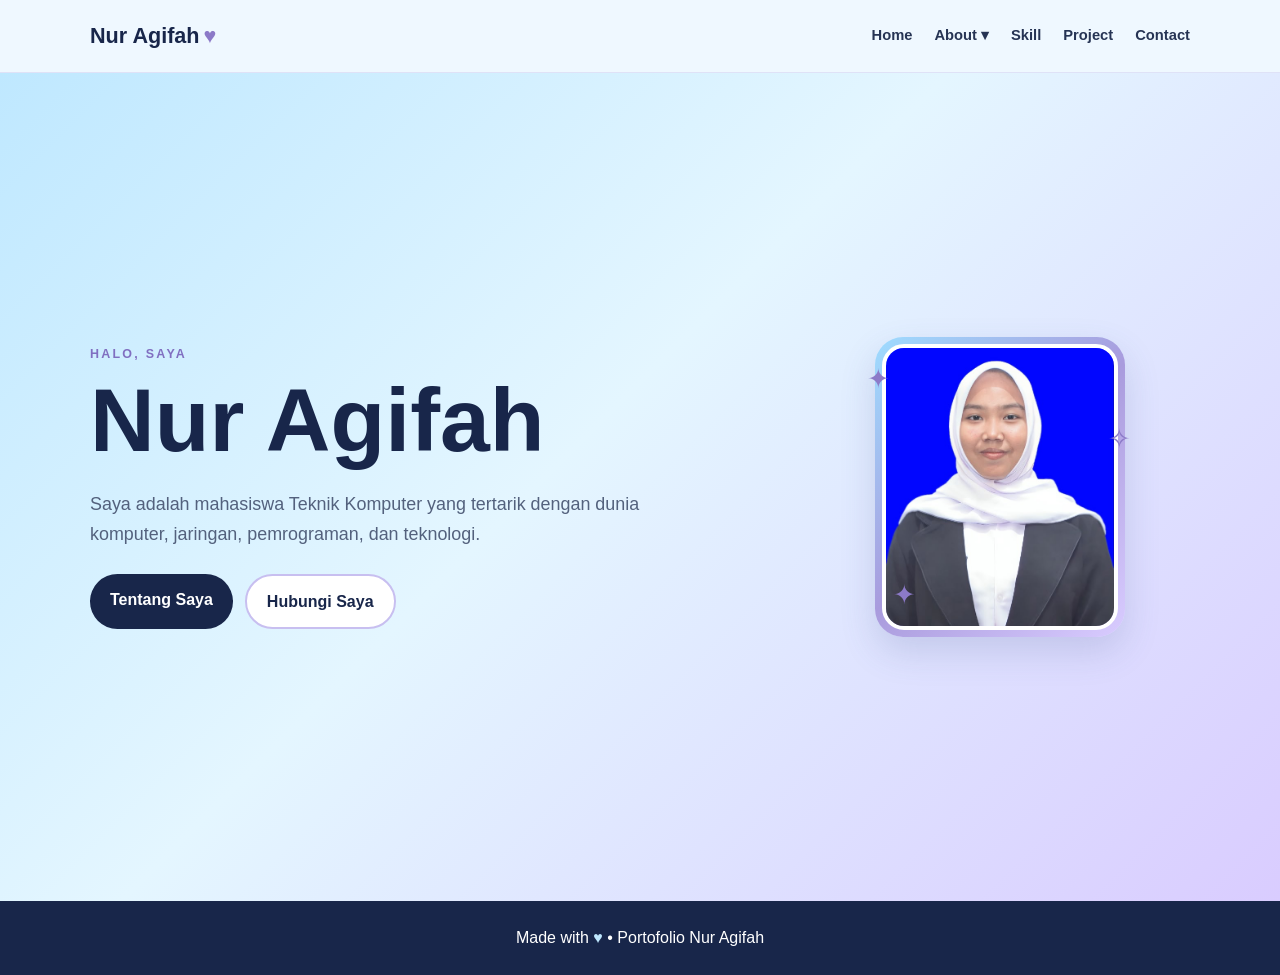
<file: index.html>
<!DOCTYPE html>
<html lang="id">

<head>

    <meta charset="UTF-8">

    <meta name="viewport"
          content="width=device-width, initial-scale=1.0">

    <title>Home | Nur Agifah</title>

    <meta name="description"
          content="Portfolio Nur Agifah - Mahasiswa Teknik Komputer">

    <link rel="stylesheet" href="css/reset.css">
    <link rel="stylesheet" href="css/variables.css">
    <link rel="stylesheet" href="css/components.css">
    <link rel="stylesheet" href="css/animations.css">

</head>

<body>

<!-- ==================================================
     NAVBAR
================================================== -->

<header class="navbar">

    <div class="container nav-inner">

        <a class="brand" href="index.html">
            Nur Agifah<span>♥</span>
        </a>

        <nav class="nav-menu">

            <!-- HOME -->
            <a href="index.html">
                Home
            </a>

            <!-- ABOUT DROPDOWN -->
            <div class="dropdown">

                <button
                    type="button"
                    class="dropdown-btn"
                >
                    About ▾
                </button>

                <div class="dropdown-menu">

                    <a href="about.html#profil">
                        Profil
                    </a>

                    <a href="about.html#pendidikan">
                        Pendidikan
                    </a>

                </div>

            </div>

            <!-- SKILL -->
            <a href="skill.html">
                Skill
            </a>

            <!-- PROJECT -->
            <a href="project.html">
                Project
            </a>

            <!-- CONTACT -->
            <a href="contact.html">
                Contact
            </a>

        </nav>

    </div>

</header>


<!-- ==================================================
     HOME
================================================== -->

<main>

    <section class="hero">

        <div class="container">

            <div class="hero-grid">

                <!-- FOTO PROFIL -->

                <div class="hero-card reveal">

                    <!-- Hiasan -->
                    <div class="sparkle s1">
                        ✦
                    </div>

                    <div class="sparkle s2">
                        ✧
                    </div>

                    <div class="sparkle s3">
                        ✦
                    </div>

                    <!-- Foto -->
                    <div class="profile-photo">

                        <img
                            src="img/Foto.jpeg"
                            alt="Foto Nur Agifah"
                        >

                    </div>

                </div>


                <!-- TEKS HOME -->

                <div class="reveal">

                    <p class="eyebrow">
                        HALO, SAYA
                    </p>

                    <h1>
                        Nur Agifah
                    </h1>

                    <p class="lead">

                        Saya adalah mahasiswa Teknik Komputer
                        yang tertarik dengan dunia komputer,
                        jaringan, pemrograman, dan teknologi.

                    </p>


                    <!-- Tombol -->

                    <div class="hero-actions">

                        <a
                            href="about.html"
                            class="btn btn-primary"
                        >
                            Tentang Saya
                        </a>

                        <a
                            href="contact.html"
                            class="btn btn-secondary"
                        >
                            Hubungi Saya
                        </a>

                    </div>

                </div>

            </div>

        </div>

    </section>

</main>


<!-- ==================================================
     FOOTER
================================================== -->

<footer>

    <div class="container">

        Made with <span>♥</span>
        • Portofolio Nur Agifah

    </div>

</footer>

<!-- ==================================================
     TOMBOL KEMBALI KE ATAS
================================================== -->

<button
    type="button"
    id="backToTop"
    aria-label="Kembali ke atas"
>
    ↑
</button>
<!-- ==================================================
     JAVASCRIPT
================================================== -->

<script src="js/script.js"></script>

</body>

</html>
</file>
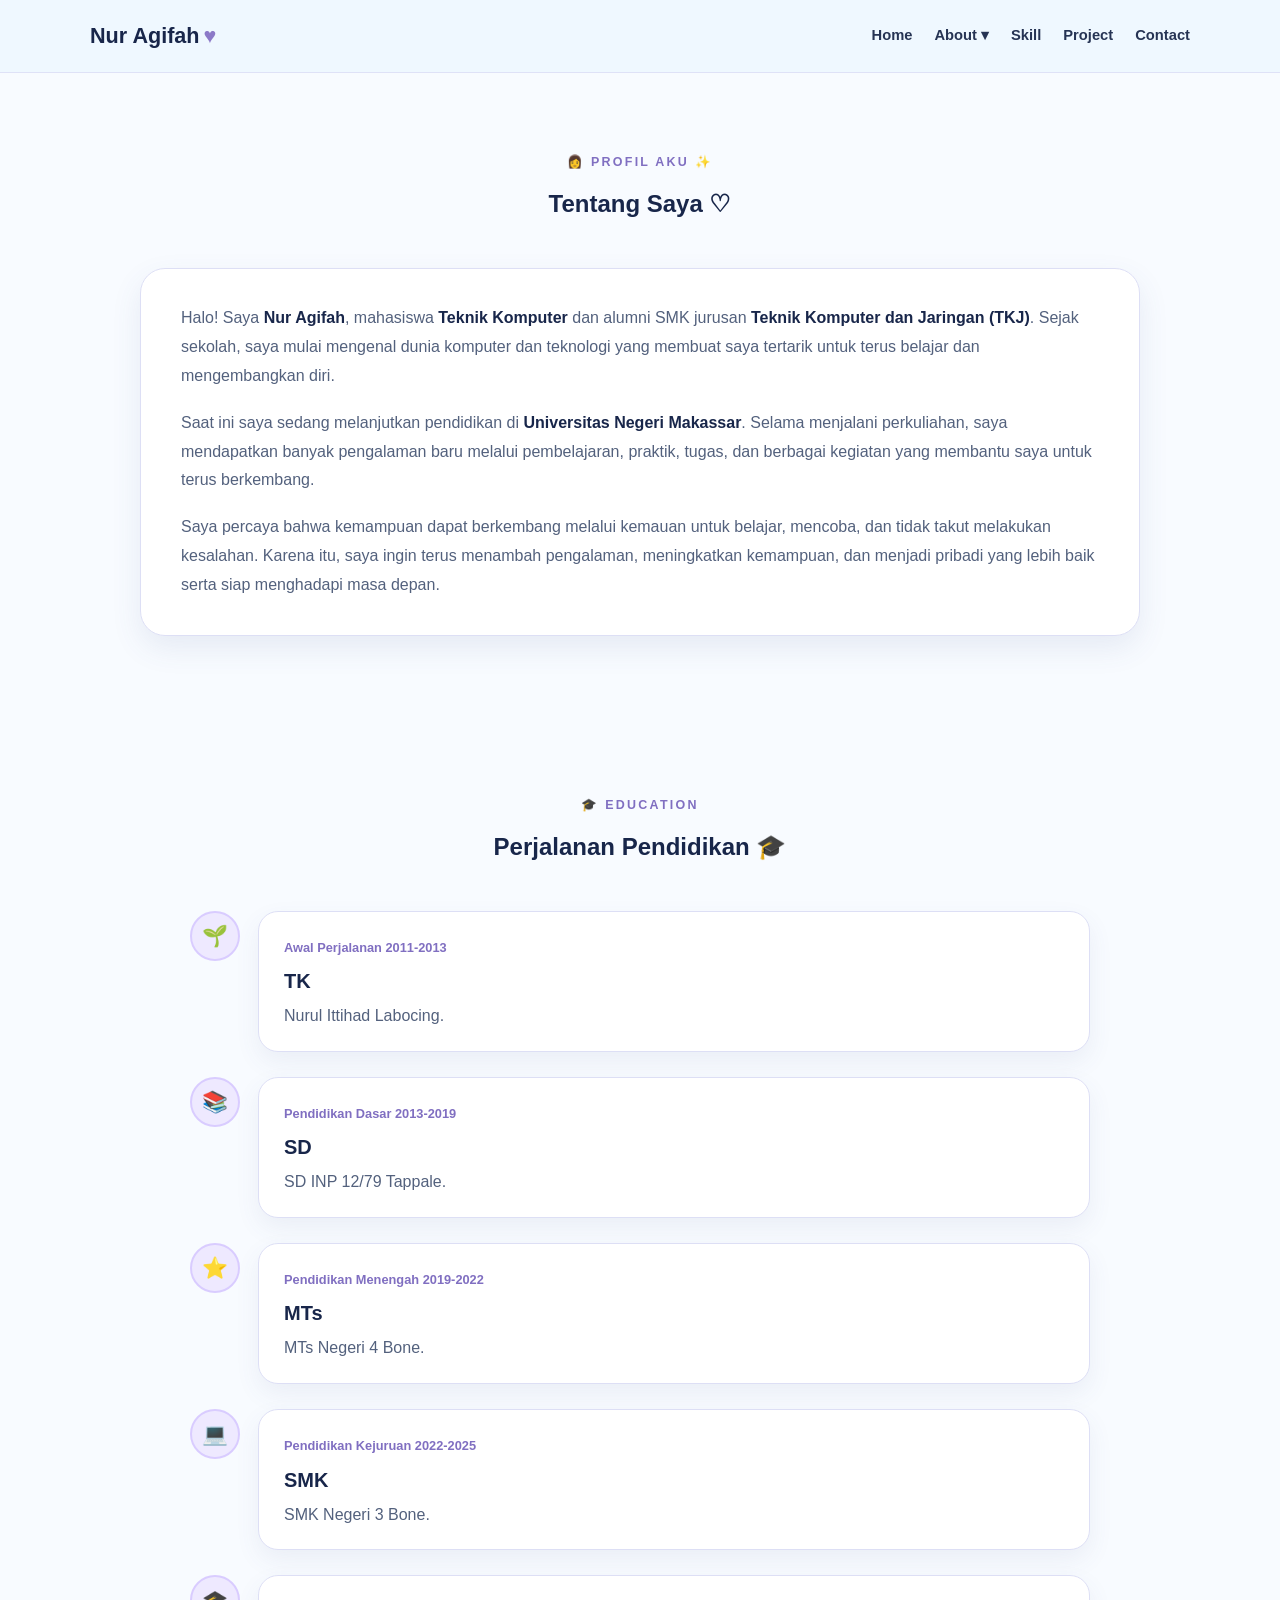
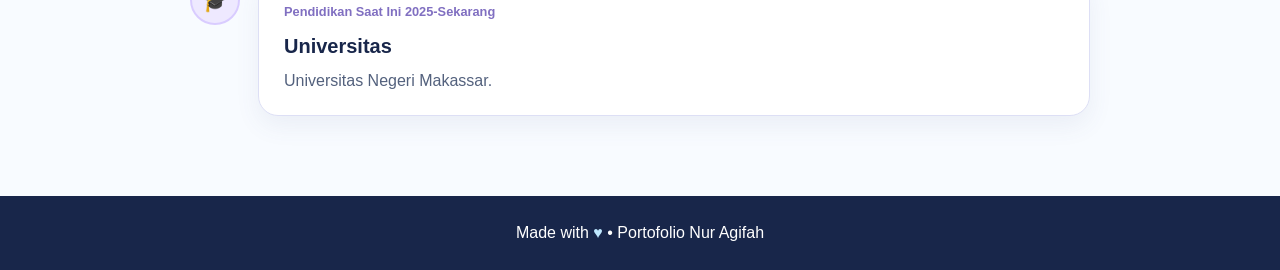
<file: about.html>
<!DOCTYPE html>
<html lang="id">

<head>

  <meta charset="UTF-8">

  <meta name="viewport"
        content="width=device-width, initial-scale=1.0">

  <title>About Me | Nur Agifah</title>

  <meta
    name="description"
    content="Tentang Nur Agifah, profil, pendidikan, dan kemampuan."
  >

  <link rel="stylesheet" href="css/reset.css">
  <link rel="stylesheet" href="css/variables.css">
  <link rel="stylesheet" href="css/components.css">
  <link rel="stylesheet" href="css/animations.css">

</head>


<body>


<!-- ==================================================
     NAVBAR
================================================== -->

<header class="navbar">

  <div class="container nav-inner">

    <!-- BRAND -->

    <a class="brand" href="index.html">
      Nur Agifah<span>♥</span>
    </a>


    <!-- NAVIGATION -->

    <nav class="nav-menu">

      <a href="index.html">
        Home
      </a>


      <!-- ABOUT DROPDOWN -->

      <div class="dropdown">

        <button
          type="button"
          class="dropdown-btn"
        >
          About ▾
        </button>

        <div class="dropdown-menu">

          <a href="about.html#profil">
            Profil
          </a>

          <a href="about.html#pendidikan">
            Pendidikan
          </a>

        </div>

      </div>


      <!-- SKILL -->

      <a href="skill.html#skills">
        Skill
      </a>


      <!-- PROJECT -->

      <a href="project.html">
        Project
      </a>


      <!-- CONTACT -->

      <a href="contact.html">
        Contact
      </a>

    </nav>

  </div>

</header>



<!-- ==================================================
     PROFIL AKU
================================================== -->

<section
  id="profil"
  class="profile-section"
>

  <div class="container">

    <div class="section-heading center reveal">

      <p class="eyebrow">
        👩 PROFIL AKU ✨
      </p>

      <h1>
        Tentang Saya ♡
      </h1>

    </div>


    <div class="profile-card reveal">


      <!-- PERKENALAN -->

      <p>

        Halo! Saya <strong>Nur Agifah</strong>, mahasiswa
        <strong>Teknik Komputer</strong> dan alumni SMK jurusan
        <strong>Teknik Komputer dan Jaringan (TKJ)</strong>.
        Sejak sekolah, saya mulai mengenal dunia komputer dan
        teknologi yang membuat saya tertarik untuk terus belajar
        dan mengembangkan diri.

      </p>


      <p>

        Saat ini saya sedang melanjutkan pendidikan di
        <strong>Universitas Negeri Makassar</strong>. Selama
        menjalani perkuliahan, saya mendapatkan banyak pengalaman
        baru melalui pembelajaran, praktik, tugas, dan berbagai
        kegiatan yang membantu saya untuk terus berkembang.

      </p>


      <p>

        Saya percaya bahwa kemampuan dapat berkembang melalui
        kemauan untuk belajar, mencoba, dan tidak takut melakukan
        kesalahan. Karena itu, saya ingin terus menambah pengalaman,
        meningkatkan kemampuan, dan menjadi pribadi yang lebih baik
        serta siap menghadapi masa depan.

      </p>


    </div>

  </div>

</section>



<!-- ==================================================
     PENDIDIKAN
================================================== -->

<section
  id="pendidikan"
  class="section"
>

  <div class="container">

    <div class="section-heading center reveal">

      <p class="eyebrow">
        🎓 EDUCATION
      </p>

      <h2>
        Perjalanan Pendidikan 🎓
      </h2>

    </div>


    <div class="timeline">


      <!-- ================= TK ================= -->

      <article class="timeline-item reveal">

        <div class="dot">
          🌱
        </div>

        <div class="card">

          <span class="period">
            Awal Perjalanan 2011-2013
          </span>

          <h3>
            TK
          </h3>

          <p>
            Nurul Ittihad Labocing.
          </p>

        </div>

      </article>



      <!-- ================= SD ================= -->

      <article class="timeline-item reveal">

        <div class="dot">
          📚
        </div>

        <div class="card">

          <span class="period">
            Pendidikan Dasar 2013-2019
          </span>

          <h3>
            SD
          </h3>

          <p>
            SD INP 12/79 Tappale.
          </p>

        </div>

      </article>



      <!-- ================= MTS ================= -->

      <article class="timeline-item reveal">

        <div class="dot">
          ⭐
        </div>

        <div class="card">

          <span class="period">
            Pendidikan Menengah 2019-2022
          </span>

          <h3>
            MTs
          </h3>

          <p>
            MTs Negeri 4 Bone.
          </p>

        </div>

      </article>



      <!-- ================= SMK ================= -->

      <article class="timeline-item reveal">

        <div class="dot">
          💻
        </div>

        <div class="card">

          <span class="period">
            Pendidikan Kejuruan 2022-2025
          </span>

          <h3>
            SMK
          </h3>

          <p>
            SMK Negeri 3 Bone.
          </p>

        </div>

      </article>



      <!-- ================= UNIVERSITAS ================= -->

      <article class="timeline-item reveal">

        <div class="dot">
          🎓
        </div>

        <div class="card">

          <span class="period">
            Pendidikan Saat Ini 2025-Sekarang
          </span>

          <h3>
            Universitas
          </h3>

          <p>
            Universitas Negeri Makassar.
          </p>

        </div>

      </article>


    </div>

  </div>

</section>



<!-- ==================================================
     FOOTER
================================================== -->

<footer>

  <div class="container">

    Made with
    <span>♥</span>
    • Portofolio Nur Agifah

  </div>

</footer>



<!-- ==================================================
     JAVASCRIPT
================================================== -->

<script src="js/script.js"></script>


</body>

</html>
</file>
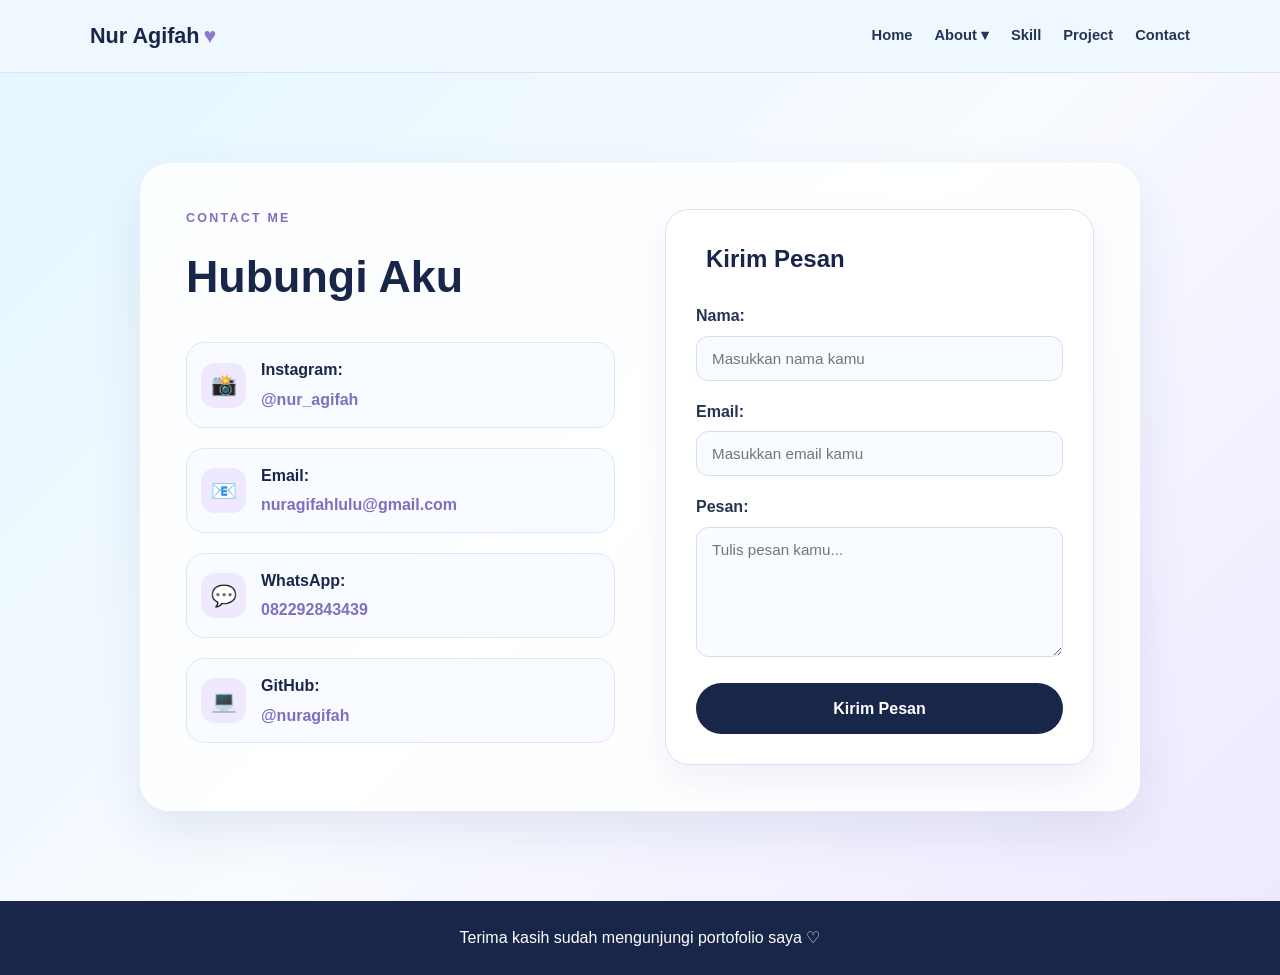
<file: contact.html>
<!DOCTYPE html>
<html lang="id">

<head>

  <meta charset="UTF-8">

  <meta name="viewport"
        content="width=device-width, initial-scale=1.0">

  <title>Contact Me | Nur Agifah</title>

  <link rel="stylesheet" href="css/reset.css">
  <link rel="stylesheet" href="css/variables.css">
  <link rel="stylesheet" href="css/components.css">
  <link rel="stylesheet" href="css/animations.css">

</head>

<body>

<!-- ================= NAVBAR ================= -->

<header class="navbar">

  <div class="container nav-inner">

    <a class="brand" href="index.html">
      Nur Agifah<span>♥</span>
    </a>

    <nav class="nav-menu">

      <!-- HOME -->

      <a href="index.html">
        Home
      </a>


      <!-- ABOUT DROPDOWN -->

      <div class="dropdown">

        <button
          type="button"
          class="dropdown-btn"
        >
          About ▾
        </button>

        <div class="dropdown-menu">

          <a href="about.html#profil">
            Profil
          </a>

          <a href="about.html#pendidikan">
            Pendidikan
          </a>

        </div>

      </div>


      <!-- SKILL -->

      <a href="skill.html">
        Skill
      </a>


      <!-- PROJECT -->

      <a href="project.html">
        Project
      </a>


      <!-- CONTACT -->

      <a href="contact.html">
        Contact
      </a>

    </nav>

  </div>

</header>


<!-- ================= CONTACT ================= -->

<main>

  <section class="contact-section">

    <div class="container">

      <div class="contact-card reveal">


        <!-- ================= INFO KONTAK ================= -->

        <div class="contact-info">

          <p class="eyebrow">
            CONTACT ME
          </p>

          <h1>
            Hubungi Aku
          </h1>

          <p class="contact-description">
          </p>


          <div class="contact-detail">


            <!-- INSTAGRAM -->

            <div class="contact-item">

              <div class="contact-icon">
                📸
              </div>

              <div>

                <h3>
                  Instagram:
                </h3>

                <a
                  href="https://instagram.com/nur_agifah"
                  target="_blank"
                  rel="noopener"
                >
                  @nur_agifah
                </a>

              </div>

            </div>


            <!-- EMAIL -->

            <div class="contact-item">

              <div class="contact-icon">
                📧
              </div>

              <div>

                <h3>
                  Email:
                </h3>

                <a href="mailto:nuragifahlulu@gmail.com">
                  nuragifahlulu@gmail.com
                </a>

              </div>

            </div>


            <!-- WHATSAPP -->

            <div class="contact-item">

              <div class="contact-icon">
                💬
              </div>

              <div>

                <h3>
                  WhatsApp:
                </h3>

                <a
                  href="https://wa.me/6282292843439"
                  target="_blank"
                  rel="noopener"
                >
                  082292843439
                </a>

              </div>

            </div>


            <!-- GITHUB -->

            <div class="contact-item">

              <div class="contact-icon">
                💻
              </div>

              <div>

                <h3>
                  GitHub:
                </h3>

                <a
                  href="https://github.com/nuragifah/nuragifah_portofolio"
                  target="_blank"
                  rel="noopener"
                >
                  @nuragifah
                </a>

              </div>

            </div>

          </div>

        </div>


        <!-- ================= FORM ================= -->

        <div class="contact-form">

          <div class="form-title">

            <span></span>

            <h2>
              Kirim Pesan
            </h2>

          </div>


          <form
            action="mailto:nuragifahlulu@gmail.com"
            method="post"
            enctype="text/plain"
          >


            <!-- NAMA -->

            <div class="form-group">

              <label for="nama">
                Nama:
              </label>

              <input
                type="text"
                id="nama"
                name="Nama"
                placeholder="Masukkan nama kamu"
                required
              >

            </div>


            <!-- EMAIL -->

            <div class="form-group">

              <label for="email">
                Email:
              </label>

              <input
                type="email"
                id="email"
                name="Email"
                placeholder="Masukkan email kamu"
                required
              >

            </div>


            <!-- PESAN -->

            <div class="form-group">

              <label for="pesan">
                Pesan:
              </label>

              <textarea
                id="pesan"
                name="Pesan"
                rows="5"
                placeholder="Tulis pesan kamu..."
                required
              ></textarea>

            </div>


            <!-- TOMBOL -->

            <button
              type="submit"
              class="send-button"
            >
              Kirim Pesan
            </button>

          </form>

        </div>

      </div>

    </div>

  </section>

</main>


<!-- ================= FOOTER ================= -->

<footer>

  <div class="container">

    Terima kasih sudah mengunjungi portofolio saya ♡

  </div>

</footer>


<!-- ================= JAVASCRIPT ================= -->

<script src="js/script.js"></script>

</body>

</html>
</file>
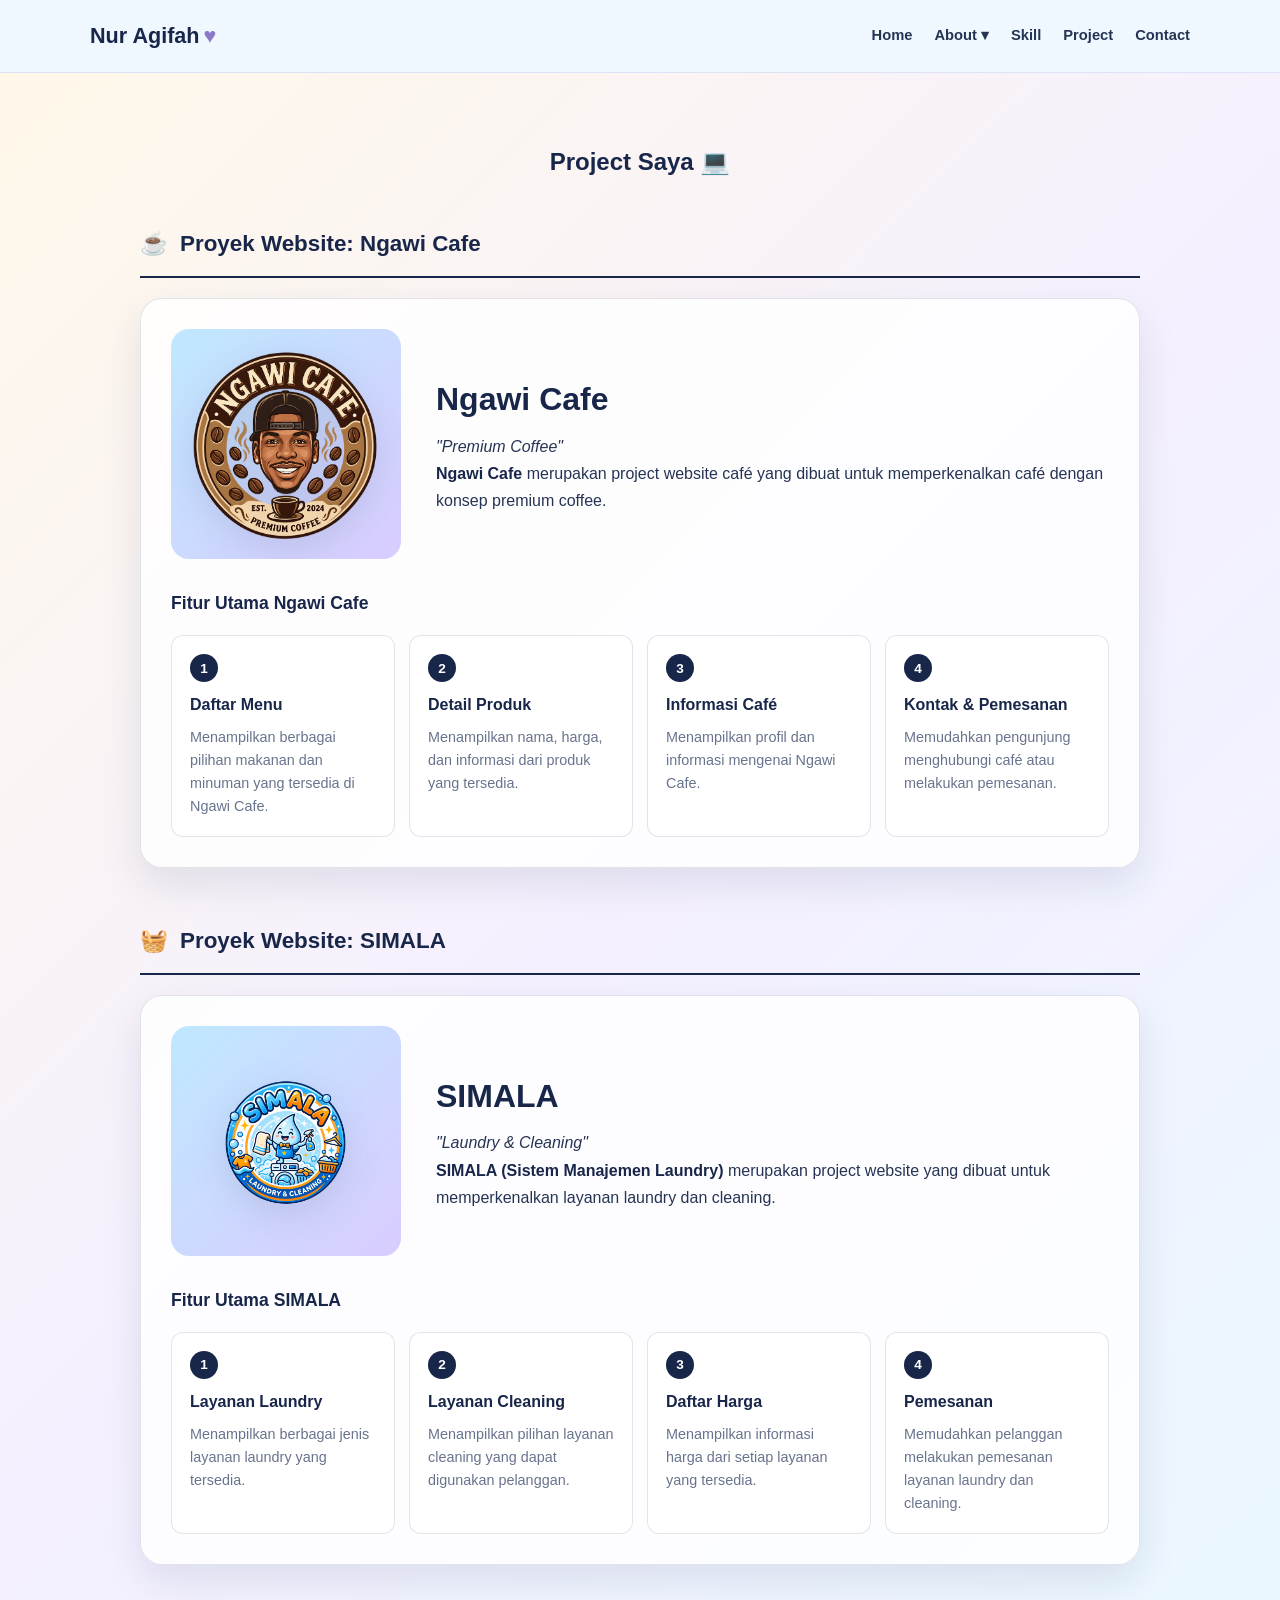
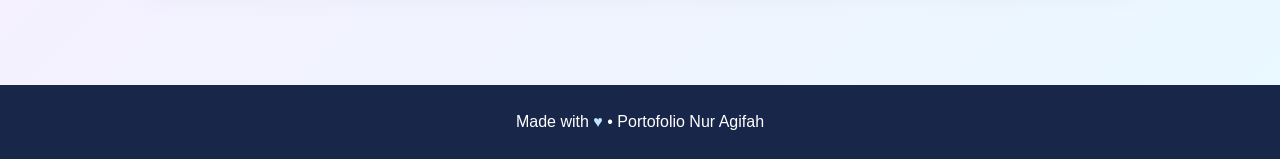
<file: project.html>
<!DOCTYPE html>
<html lang="id">

<head>

    <meta charset="UTF-8">

    <meta name="viewport"
          content="width=device-width, initial-scale=1.0">

    <title>Project | Nur Agifah</title>

    <meta name="description"
          content="Project Nur Agifah - Ngawi Cafe dan SIMALA Laundry & Cleaning">

    <link rel="stylesheet" href="css/reset.css">
    <link rel="stylesheet" href="css/variables.css">
    <link rel="stylesheet" href="css/components.css">
    <link rel="stylesheet" href="css/animations.css">

</head>

<body>

<!-- ==================================================
     NAVBAR
================================================== -->

<header class="navbar">

    <div class="container nav-inner">

        <a class="brand" href="index.html">
            Nur Agifah<span>♥</span>
        </a>

        <nav class="nav-menu">

            <!-- HOME -->

            <a href="index.html">
                Home
            </a>


            <!-- ABOUT DROPDOWN -->

            <div class="dropdown">

                <button
                    type="button"
                    class="dropdown-btn"
                >
                    About ▾
                </button>

                <div class="dropdown-menu">

                    <a href="about.html#profil">
                        Profil
                    </a>

                    <a href="about.html#pendidikan">
                        Pendidikan
                    </a>

                </div>

            </div>


            <!-- SKILL -->

            <a href="skill.html#skills">
                Skill
            </a>


            <!-- PROJECT -->

            <a href="project.html" class="active">
                Project
            </a>


            <!-- CONTACT -->

            <a href="contact.html">
                Contact
            </a>

        </nav>

    </div>

</header>


<!-- ==================================================
     PROJECT
================================================== -->

<main>

    <section class="project-section">

        <div class="container">


            <!-- ==================================================
                 JUDUL HALAMAN
            ================================================== -->

            <div class="section-heading center reveal">

                <h1>
                    Project Saya 💻
                </h1>

            </div>


            <!-- ==================================================
                 PROJECT 1 — NGAWI CAFE
            ================================================== -->

            <section class="project-card reveal">

                <!-- JUDUL PROJECT -->

                <div class="project-card-title">

                    <span>☕</span>

                    <h2>
                        Proyek Website: Ngawi Cafe
                    </h2>

                </div>


                <div class="project-box">

                    <!-- BAGIAN ATAS -->

                    <div class="project-top">

                        <!-- LOGO -->

                        <div class="project-logo">

                            <img
                                src="img/ngawi-cafe.png"
                                alt="Logo Ngawi Cafe"
                            >

                        </div>


                        <!-- INFORMASI -->

                        <div class="project-info">

                            <h2>
                                Ngawi Cafe
                            </h2>

                            <p class="project-tagline">
                                "Premium Coffee"
                            </p>

                            <p>
                                <strong>Ngawi Cafe</strong>
                                merupakan project website café
                                yang dibuat untuk memperkenalkan
                                café dengan konsep premium coffee.
                            </p>

                        </div>

                    </div>


                    <!-- ==================================================
                         FITUR NGAWI CAFE
                    ================================================== -->

                    <h3 class="feature-title">
                        Fitur Utama Ngawi Cafe
                    </h3>


                    <div class="feature-grid">

                        <!-- FITUR 1 -->

                        <div class="feature-card">

                            <span>
                                1
                            </span>

                            <div>

                                <h4>
                                    Daftar Menu
                                </h4>

                                <p>
                                    Menampilkan berbagai pilihan
                                    makanan dan minuman yang
                                    tersedia di Ngawi Cafe.
                                </p>

                            </div>

                        </div>


                        <!-- FITUR 2 -->

                        <div class="feature-card">

                            <span>
                                2
                            </span>

                            <div>

                                <h4>
                                    Detail Produk
                                </h4>

                                <p>
                                    Menampilkan nama, harga,
                                    dan informasi dari produk
                                    yang tersedia.
                                </p>

                            </div>

                        </div>


                        <!-- FITUR 3 -->

                        <div class="feature-card">

                            <span>
                                3
                            </span>

                            <div>

                                <h4>
                                    Informasi Café
                                </h4>

                                <p>
                                    Menampilkan profil dan
                                    informasi mengenai
                                    Ngawi Cafe.
                                </p>

                            </div>

                        </div>


                        <!-- FITUR 4 -->

                        <div class="feature-card">

                            <span>
                                4
                            </span>

                            <div>

                                <h4>
                                    Kontak &amp; Pemesanan
                                </h4>

                                <p>
                                    Memudahkan pengunjung
                                    menghubungi café atau
                                    melakukan pemesanan.
                                </p>

                            </div>

                        </div>

                    </div>

                </div>

            </section>


            <!-- ==================================================
                 PROJECT 2 — SIMALA
            ================================================== -->

            <section class="project-card reveal">

                <!-- JUDUL PROJECT -->

                <div class="project-card-title">

                    <span>🧺</span>

                    <h2>
                        Proyek Website: SIMALA
                    </h2>

                </div>


                <div class="project-box">

                    <!-- BAGIAN ATAS -->

                    <div class="project-top">

                        <!-- LOGO -->

                        <div class="project-logo">

                            <img
                                src="img/simala-laundry-cleaning-transparent.png"
                                alt="Logo SIMALA Laundry & Cleaning"
                            >

                        </div>


                        <!-- INFORMASI -->

                        <div class="project-info">

                            <h2>
                                SIMALA
                            </h2>

                            <p class="project-tagline">
                                "Laundry &amp; Cleaning"
                            </p>

                            <p>

                                <strong>
                                    SIMALA (Sistem Manajemen Laundry)
                                </strong>

                                merupakan project website
                                yang dibuat untuk memperkenalkan
                                layanan laundry dan cleaning.

                            </p>

                        </div>

                    </div>


                    <!-- ==================================================
                         FITUR SIMALA
                    ================================================== -->

                    <h3 class="feature-title">
                        Fitur Utama SIMALA
                    </h3>


                    <div class="feature-grid">

                        <!-- FITUR 1 -->

                        <div class="feature-card">

                            <span>
                                1
                            </span>

                            <div>

                                <h4>
                                    Layanan Laundry
                                </h4>

                                <p>
                                    Menampilkan berbagai jenis
                                    layanan laundry yang
                                    tersedia.
                                </p>

                            </div>

                        </div>


                        <!-- FITUR 2 -->

                        <div class="feature-card">

                            <span>
                                2
                            </span>

                            <div>

                                <h4>
                                    Layanan Cleaning
                                </h4>

                                <p>
                                    Menampilkan pilihan layanan
                                    cleaning yang dapat digunakan
                                    pelanggan.
                                </p>

                            </div>

                        </div>


                        <!-- FITUR 3 -->

                        <div class="feature-card">

                            <span>
                                3
                            </span>

                            <div>

                                <h4>
                                    Daftar Harga
                                </h4>

                                <p>
                                    Menampilkan informasi harga
                                    dari setiap layanan yang
                                    tersedia.
                                </p>

                            </div>

                        </div>


                        <!-- FITUR 4 -->

                        <div class="feature-card">

                            <span>
                                4
                            </span>

                            <div>

                                <h4>
                                    Pemesanan
                                </h4>

                                <p>
                                    Memudahkan pelanggan melakukan
                                    pemesanan layanan laundry
                                    dan cleaning.
                                </p>

                            </div>

                        </div>

                    </div>

                </div>

            </section>


        </div>

    </section>

</main>


<!-- ==================================================
     FOOTER
================================================== -->

<footer>

    <div class="container">

        Made with <span>♥</span>
        • Portofolio Nur Agifah

    </div>

</footer>


<!-- ==================================================
     JAVASCRIPT
================================================== -->

<script src="js/script.js"></script>

</body>

</html>
</file>
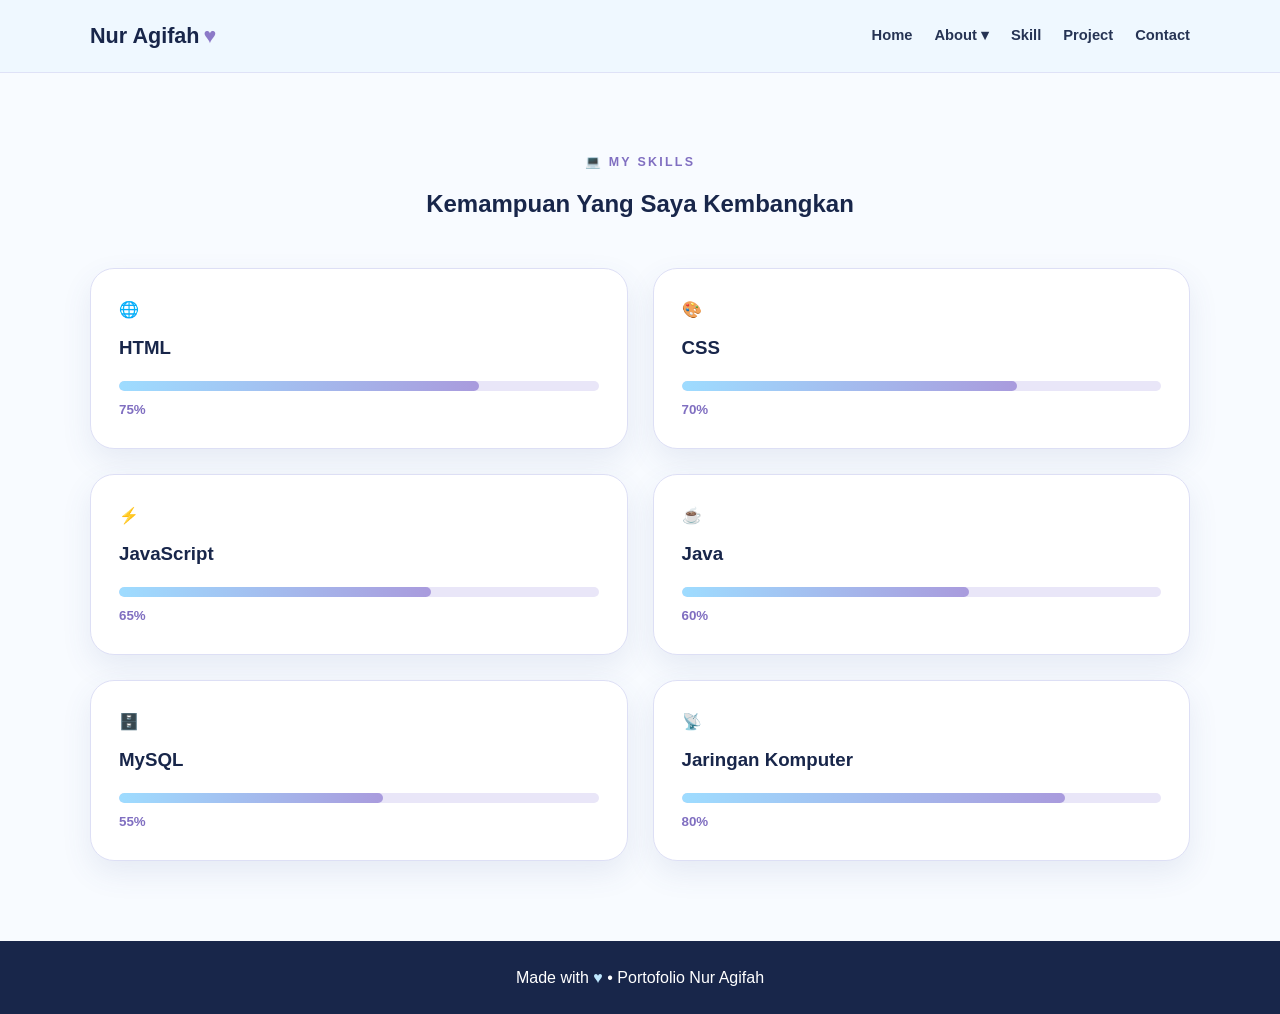
<file: skill.html>
<!DOCTYPE html>
<html lang="id">

<head>

  <meta charset="UTF-8">

  <meta name="viewport" content="width=device-width, initial-scale=1.0">

  <title>Skill | Nur Agifah</title>

  <meta 
    name="description" 
    content="Skill dan kemampuan Nur Agifah dalam bidang komputer dan teknologi"
  >

  <link rel="stylesheet" href="css/reset.css">
  <link rel="stylesheet" href="css/variables.css">
  <link rel="stylesheet" href="css/components.css">
  <link rel="stylesheet" href="css/animations.css">

</head>


<body>

<!-- ================= NAVBAR ================= -->

<header class="navbar">

  <div class="container nav-inner">

    <a class="brand" href="index.html">
      Nur Agifah<span>♥</span>
    </a>

    <nav class="nav-menu">

      <a href="index.html">
        Home
      </a>


      <div class="dropdown">

        <button 
          type="button" 
          class="dropdown-btn"
        >
          About ▾
        </button>

        <div class="dropdown-menu">

          <a href="about.html#profil">
            Profil
          </a>

          <a href="about.html#pendidikan">
            Pendidikan
          </a>

        </div>

      </div>


      <a href="skill.html#skills">
        Skill
      </a>


      <!-- PROJECT -->
      <a href="project.html">
        Project
      </a>


      <a href="contact.html">
        Contact
      </a>

    </nav>

  </div>

</header>


<!-- ================= MAIN ================= -->

<main>

  <section 
    id="skills" 
    class="section"
  >

    <div class="container">


      <!-- JUDUL -->

      <div class="section-heading center reveal">

        <p class="eyebrow">
          💻 MY SKILLS
        </p>

        <h2>
          Kemampuan Yang Saya Kembangkan
        </h2>

      </div>


      <!-- ================= SKILL GRID ================= -->

      <div class="skill-grid">


        <!-- HTML -->

        <article class="skill-card reveal">

          <div>
            🌐
          </div>

          <h3>
            HTML
          </h3>

          <div class="bar">

            <span style="width: 75%;"></span>

          </div>

          <small>
            75%
          </small>

        </article>


        <!-- CSS -->

        <article class="skill-card reveal">

          <div>
            🎨
          </div>

          <h3>
            CSS
          </h3>

          <div class="bar">

            <span style="width: 70%;"></span>

          </div>

          <small>
            70%
          </small>

        </article>


        <!-- JAVASCRIPT -->

        <article class="skill-card reveal">

          <div>
            ⚡
          </div>

          <h3>
            JavaScript
          </h3>

          <div class="bar">

            <span style="width: 65%;"></span>

          </div>

          <small>
            65%
          </small>

        </article>


        <!-- JAVA -->

        <article class="skill-card reveal">

          <div>
            ☕
          </div>

          <h3>
            Java
          </h3>

          <div class="bar">

            <span style="width: 60%;"></span>

          </div>

          <small>
            60%
          </small>

        </article>


        <!-- MYSQL -->

        <article class="skill-card reveal">

          <div>
            🗄️
          </div>

          <h3>
            MySQL
          </h3>

          <div class="bar">

            <span style="width: 55%;"></span>

          </div>

          <small>
            55%
          </small>

        </article>


        <!-- JARINGAN KOMPUTER -->

        <article class="skill-card reveal">

          <div>
            📡
          </div>

          <h3>
            Jaringan Komputer
          </h3>

          <div class="bar">

            <span style="width: 80%;"></span>

          </div>

          <small>
            80%
          </small>

        </article>


      </div>

    </div>

  </section>

</main>


<!-- ================= FOOTER ================= -->

<footer>

  <div class="container">

    Made with 
    <span>♥</span>
    • Portofolio Nur Agifah

  </div>

</footer>


<!-- ================= JAVASCRIPT ================= -->

<script src="js/script.js"></script>


</body>

</html>
</file>
<file: css/variables.css>
:root {
  --baby: #bfe8ff;
  --lav: #d9ccff;
  --cream: #fff8e9;
  --navy: #18264a;
  --white: #fff;
  --text: #263454;
  --muted: #68738d;
  --shadow: 0 16px 40px rgba(24, 38, 74, 0.10);
  --radius: 24px;
}
</file>
<file: css/components.css>
/* ==================================================
   GLOBAL
================================================== */

body {
    background: #f8fbff;
    color: #263454;
    overflow-x: hidden;

    /* Mencegah semua teks diseleksi / disalin */
    user-select: none;
    -webkit-user-select: none;
    -moz-user-select: none;
    -ms-user-select: none;
}

.container {
    width: min(1100px, 92%);
    margin: auto;
}


/* ==================================================
   NAVBAR
================================================== */

.navbar {
    position: sticky;
    top: 0;
    z-index: 20;

    background: rgba(239, 248, 255, 0.94);
    backdrop-filter: blur(12px);

    border-bottom: 1px solid rgba(126, 103, 200, 0.15);
}

.nav-inner {
    height: 72px;

    display: flex;
    align-items: center;
    justify-content: space-between;
}

.brand {
    font-weight: 900;
    font-size: 1.35rem;

    color: #18264a;
    text-decoration: none;
}

.brand span {
    color: #8c7ac8;
    margin-left: 4px;
}

.nav-menu {
    display: flex;
    align-items: center;

    gap: 22px;

    font-weight: 700;
    font-size: 0.92rem;
}

.nav-menu a {
    color: #263454;
    text-decoration: none;
}

.nav-menu a:hover,
.dropdown-btn:hover {
    color: #806fc1;
}


/* ==================================================
   DROPDOWN
================================================== */

.dropdown {
    position: relative;
}

.dropdown-btn {
    border: 0;
    background: none;

    color: #263454;
    font-weight: 700;
    font-size: 0.92rem;

    cursor: pointer;
}

.dropdown-menu {
    display: none;

    position: absolute;
    top: 28px;
    left: -12px;

    background: #ffffff;

    border: 1px solid #ddd5f5;
    border-radius: 16px;

    padding: 10px;

    box-shadow: 0 15px 35px rgba(72, 74, 130, 0.14);

    min-width: 150px;
}

.dropdown:hover .dropdown-menu,
.dropdown.open .dropdown-menu {
    display: block;
}

.dropdown-menu a {
    display: block;

    padding: 8px 12px;

    border-radius: 10px;
}

.dropdown-menu a:hover {
    background: #eee9ff;
}


/* ==================================================
   HERO
================================================== */

.hero {
    background: linear-gradient(
        135deg,
        #bfe8ff 0%,
        #e4f6ff 45%,
        #d9ccff 100%
    );

    min-height: calc(100vh - 72px);

    display: flex;
    align-items: center;
}

.hero-grid {
    width: 100%;

    display: grid;

    grid-template-columns: 1fr 380px;

    gap: 70px;

    align-items: center;
}


/* ==================================================
   TEKS HOME
================================================== */

.hero-grid > div:first-child {
    grid-column: 2;
    grid-row: 1;
}

.hero-grid > div:last-child {
    grid-column: 1;
    grid-row: 1;

    text-align: left;
}

.eyebrow {
    font-size: 0.78rem;

    letter-spacing: 0.18em;

    font-weight: 900;

    color: #806fc1;

    margin-bottom: 12px;
}

.hero h1 {
    font-size: clamp(3rem, 7vw, 5.8rem);

    line-height: 0.98;

    color: #18264a;

    max-width: 700px;
}

.hero h2 {
    color: #263d69;

    margin-top: 15px;
}

.lead {
    font-size: 1.12rem;

    color: #53617d;

    max-width: 620px;

    margin: 24px 0;

    line-height: 1.7;
}


/* ==================================================
   FOTO DI KANAN
================================================== */

.hero-card {
    position: relative;

    width: 100%;
    max-width: 350px;

    margin: auto;

    padding: 0;

    background: transparent;

    border: none;
    border-radius: 0;

    display: flex;

    flex-direction: column;

    align-items: center;
    justify-content: center;

    box-shadow: none;
}

.profile-photo {
    width: 250px;
    height: 300px;

    margin: 0 auto;

    padding: 7px;

    background: linear-gradient(
        135deg,
        #9edcff,
        #a99bdd,
        #d9ccff
    );

    border-radius: 28px;

    box-shadow:
        0 15px 35px rgba(73, 91, 145, 0.18);
}

.profile-photo img {
    width: 100%;
    height: 100%;

    object-fit: cover;

    display: block;

    border-radius: 22px;

    border: 4px solid white;
}


/* ==================================================
   SPARKLE
================================================== */

.sparkle {
    position: absolute;

    font-size: 1.7rem;

    color: #8c7ac8;
}

.s1 {
    top: 20px;
    left: 42px;
}

.s2 {
    right: 44px;
    top: 80px;
}

.s3 {
    bottom: 20px;
    left: 68px;
}


/* ==================================================
   BUTTON
================================================== */

.hero-actions {
    display: flex;

    gap: 12px;

    flex-wrap: wrap;
}

.btn,
.button {
    display: inline-block;

    padding: 13px 20px;

    border-radius: 999px;

    font-weight: 800;

    text-decoration: none;

    transition: 0.25s;
}

.btn:hover,
.button:hover {
    transform: translateY(-3px);
}

.btn-primary,
.button {
    background: #18264a;

    color: white;
}

.btn-primary:hover,
.button:hover {
    background: #4b5d91;
}

.btn-secondary,
.button.secondary {
    background: #ffffff;

    color: #18264a;

    border: 2px solid #c8bff0;
}

.btn-secondary:hover,
.button.secondary:hover {
    background: #eee9ff;
}


/* ==================================================
   SECTION
================================================== */

.section {
    padding: 80px 0;
}

.section-heading {
    margin-bottom: 45px;
}

.section-heading.center {
    text-align: center;
}

.section-heading h1,
.section-heading h2 {
    color: #18264a;
}


/* ==================================================
   ABOUT - PROFIL
================================================== */

.profile-section {
    padding: 80px 0;

    background: #f8fbff;
}

.profile-card {
    max-width: 1000px;

    margin: auto;

    padding: 35px 40px;

    background: #ffffff;

    border: 1px solid #dddff5;

    border-radius: 25px;

    box-shadow:
        0 12px 30px rgba(73, 91, 145, 0.10);

    box-sizing: border-box;
}

.profile-card p {
    color: #53617d;

    font-size: 1rem;

    line-height: 1.8;

    margin-bottom: 18px;
}

.profile-card p:last-child {
    margin-bottom: 0;
}

.profile-card strong {
    color: #18264a;
}


/* ==================================================
   ABOUT - PENDIDIKAN
================================================== */

.timeline {
    max-width: 900px;

    margin: auto;

    display: flex;

    flex-direction: column;

    gap: 25px;
}

.timeline-item {
    display: flex;

    align-items: flex-start;

    gap: 18px;
}

.timeline-item .dot {
    width: 50px;
    height: 50px;

    flex-shrink: 0;

    display: flex;

    align-items: center;
    justify-content: center;

    background: #eee9ff;

    border: 2px solid #d9ccff;

    border-radius: 50%;

    font-size: 1.3rem;
}

.timeline-item .card {
    flex: 1;

    padding: 22px 25px;

    background: #ffffff;

    border: 1px solid #dddff5;

    border-radius: 20px;

    box-shadow:
        0 10px 25px rgba(73, 91, 145, 0.08);

    transition: 0.3s ease;

    box-sizing: border-box;
}

.timeline-item .card:hover {
    transform: translateX(5px);

    box-shadow:
        0 15px 30px rgba(73, 91, 145, 0.14);
}

.timeline-item .period {
    display: inline-block;

    margin-bottom: 7px;

    color: #806fc1;

    font-size: 0.8rem;

    font-weight: 700;
}

.timeline-item .card h3 {
    margin-bottom: 6px;

    color: #18264a;

    font-size: 1.25rem;
}

.timeline-item .card p {
    color: #53617d;

    line-height: 1.6;
}


/* ==================================================
   SKILL
================================================== */

.skill-grid {
    display: grid;

    grid-template-columns: repeat(2, 1fr);

    gap: 25px;
}

.skill-card {
    background: white;

    border: 1px solid #dddff5;

    border-radius: 24px;

    padding: 28px;

    box-shadow:
        0 12px 30px rgba(73, 91, 145, 0.10);
}

.skill-card h3 {
    color: #18264a;

    margin: 10px 0;
}

.skill-card p {
    color: #53617d;

    line-height: 1.6;
}

.bar {
    width: 100%;

    height: 10px;

    background: #e9e6f8;

    border-radius: 20px;

    margin-top: 18px;

    overflow: hidden;
}

.bar span {
    display: block;

    height: 100%;

    background: linear-gradient(
        90deg,
        #9edcff,
        #a99bdd
    );

    border-radius: 20px;
}

.skill-card small {
    display: block;

    margin-top: 8px;

    color: #806fc1;

    font-weight: bold;
}


/* ==================================================
   CONTACT
================================================== */

.contact-section {
    min-height: calc(100vh - 72px);

    padding: 80px 0;

    background: linear-gradient(
        135deg,
        #e4f6ff 0%,
        #f8fbff 50%,
        #eee9ff 100%
    );

    display: flex;

    align-items: center;
}


/* ==================================================
   CONTACT CARD
================================================== */

.contact-card {
    width: 100%;

    max-width: 1000px;

    margin: auto;

    display: grid;

    grid-template-columns: 1fr 1fr;

    gap: 50px;

    padding: 45px;

    background: rgba(255, 255, 255, 0.82);

    border: 1px solid rgba(255, 255, 255, 0.9);

    border-radius: 30px;

    box-shadow:
        0 20px 50px rgba(73, 91, 145, 0.12);

    box-sizing: border-box;
}


/* ==================================================
   CONTACT INFO
================================================== */

.contact-info h1 {
    margin: 10px 0 15px;

    color: #18264a;

    font-size: 2.8rem;
}

.contact-description {
    color: #53617d;

    line-height: 1.7;

    margin-bottom: 30px;
}


/* ==================================================
   CONTACT DETAIL
================================================== */

.contact-detail {
    display: flex;

    flex-direction: column;

    gap: 20px;
}


/* ==================================================
   CONTACT ITEM
================================================== */

.contact-item {
    display: flex;

    align-items: center;

    gap: 15px;

    padding: 14px;

    background: #f8fbff;

    border: 1px solid #e1e5f5;

    border-radius: 18px;

    transition: 0.3s ease;
}

.contact-item:hover {
    transform: translateX(5px);

    box-shadow:
        0 10px 25px rgba(73, 91, 145, 0.10);
}


/* ==================================================
   CONTACT ICON
================================================== */

.contact-icon {
    width: 45px;
    height: 45px;

    display: flex;

    align-items: center;
    justify-content: center;

    background: #eee9ff;

    border-radius: 14px;

    font-size: 1.3rem;

    flex-shrink: 0;
}


/* ==================================================
   CONTACT TEXT
================================================== */

.contact-item h3 {
    margin-bottom: 4px;

    color: #18264a;

    font-size: 1rem;
}

.contact-item a {
    color: #806fc1;

    text-decoration: none;

    font-weight: 600;
}

.contact-item a:hover {
    text-decoration: underline;
}


/* ==================================================
   CONTACT FORM
================================================== */

.contact-form {
    padding: 30px;

    background: #ffffff;

    border-radius: 24px;

    border: 1px solid #dddff5;

    box-shadow:
        0 12px 30px rgba(73, 91, 145, 0.08);

    box-sizing: border-box;
}


/* ==================================================
   FORM TITLE
================================================== */

.form-title {
    display: flex;

    align-items: center;

    gap: 10px;

    margin-bottom: 25px;
}

.form-title h2 {
    color: #18264a;
}


/* ==================================================
   FORM GROUP
================================================== */

.form-group {
    margin-bottom: 18px;
}

.form-group label {
    display: block;

    margin-bottom: 7px;

    color: #263454;

    font-weight: 700;
}


/* ==================================================
   INPUT & TEXTAREA
================================================== */

.form-group input,
.form-group textarea {
    width: 100%;

    padding: 13px 15px;

    border: 1px solid #d8dced;

    border-radius: 12px;

    background: #f8fbff;

    color: #263454;

    font-family: inherit;

    font-size: 0.95rem;

    outline: none;

    box-sizing: border-box;

    transition: 0.25s ease;
}

.form-group textarea {
    resize: vertical;

    min-height: 130px;
}

.form-group input:focus,
.form-group textarea:focus {
    border-color: #a99bdd;

    background: #ffffff;

    box-shadow:
        0 0 0 3px rgba(169, 155, 221, 0.15);
}


/* ==================================================
   SEND BUTTON
================================================== */

.send-button {
    width: 100%;

    padding: 13px 20px;

    border: none;

    border-radius: 999px;

    background: #18264a;

    color: white;

    font-family: inherit;

    font-size: 1rem;

    font-weight: 800;

    cursor: pointer;

    transition: 0.25s ease;
}

.send-button:hover {
    background: #4b5d91;

    transform: translateY(-3px);

    box-shadow:
        0 10px 20px rgba(73, 91, 145, 0.18);
}


/* ==================================================
   FOOTER
================================================== */

footer {
    background: #18264a;

    color: white;

    padding: 24px;

    text-align: center;
}

footer span {
    color: #bfe8ff;
}


/* ==================================================
   PROJECT
================================================== */

.project-section {
    padding: 70px 0;

    background: linear-gradient(
        135deg,
        var(--cream),
        #f5f0ff,
        #eaf8ff
    );
}


/* ==================================================
   PROJECT TITLE
================================================== */

.project-section .section-heading {
    margin-bottom: 45px;
}

.project-title {
    text-align: center;

    margin-bottom: 35px;
}

.project-title h1 {
    margin: 0;

    color: var(--navy);

    font-size: clamp(2rem, 4vw, 3rem);

    font-weight: 900;
}


/* ==================================================
   PROJECT CARD
================================================== */

.project-card {
    width: 100%;

    max-width: 1000px;

    margin: 0 auto 50px;
}


/* ==================================================
   JUDUL PROJECT
================================================== */

.project-card-title {
    display: flex;

    align-items: center;

    gap: 12px;

    padding-bottom: 14px;

    margin-bottom: 20px;

    border-bottom: 2px solid var(--navy);
}

.project-card-title span {
    font-size: 1.4rem;
}

.project-card-title h2 {
    margin: 0;

    color: var(--navy);

    font-size: 1.4rem;
}


/* ==================================================
   BOX PROJECT
================================================== */

.project-box {
    width: 100%;

    padding: 30px;

    box-sizing: border-box;

    background: rgba(255, 255, 255, .82);

    border: 1px solid rgba(24, 38, 74, .12);

    border-radius: 22px;

    box-shadow: var(--shadow);
}


/* ==================================================
   BAGIAN LOGO + INFORMASI
================================================== */

.project-top {
    display: grid;

    grid-template-columns: 230px 1fr;

    gap: 35px;

    align-items: center;
}


/* ==================================================
   LOGO PROJECT
================================================== */

.project-logo {
    width: 230px;
    height: 230px;

    display: flex;

    align-items: center;
    justify-content: center;

    overflow: hidden;

    border-radius: 18px;

    background:
        linear-gradient(
            135deg,
            var(--baby),
            var(--lav)
        );
}

.project-logo img {
    display: block;

    width: 200px;
    height: 200px;

    max-width: 100%;
    max-height: 100%;

    object-fit: contain;

    border-radius: 12px;

    filter:
        drop-shadow(
            0 10px 18px
            rgba(24, 38, 74, .12)
        );
}


/* ==================================================
   INFORMASI PROJECT
================================================== */

.project-info {
    min-width: 0;
}

.project-badges {
    display: flex;

    flex-wrap: wrap;

    gap: 8px;

    margin-bottom: 12px;
}

.project-badges span {
    display: inline-block;

    padding: 7px 13px;

    border-radius: 50px;

    background: var(--lav);

    color: var(--navy);

    font-size: .8rem;

    font-weight: 700;
}

.project-info h2 {
    margin: 0 0 7px;

    color: var(--navy);

    font-size: 2rem;
}

.project-info h2 span {
    color: #8a70d2;
}

.project-tagline {
    margin: 0 0 12px;

    color: var(--muted);

    font-style: italic;
}

.project-info > p {
    margin: 0;

    color: var(--text);

    line-height: 1.7;
}

.project-info strong {
    color: var(--navy);
}


/* ==================================================
   TEKNOLOGI
================================================== */

.project-tech {
    display: flex;

    flex-wrap: wrap;

    gap: 8px;

    margin-top: 18px;
}

.project-tech span {
    display: inline-block;

    padding: 7px 13px;

    border: 1px solid rgba(24, 38, 74, .15);

    border-radius: 8px;

    background: var(--white);

    color: var(--navy);

    font-size: .85rem;

    font-weight: 600;
}


/* ==================================================
   KONSEP PROJECT
================================================== */

.project-concept {
    margin-top: 30px;

    padding: 18px 20px;

    border-left: 4px solid var(--lav);

    border-radius: 12px;

    background:
        linear-gradient(
            135deg,
            rgba(191, 232, 255, .35),
            rgba(217, 204, 255, .35)
        );
}

.project-concept h3 {
    margin: 0 0 8px;

    color: var(--navy);

    font-size: 1.05rem;
}

.project-concept p {
    margin: 0;

    color: var(--text);

    line-height: 1.7;
}


/* ==================================================
   FITUR
================================================== */

.feature-title {
    margin: 30px 0 18px;

    color: var(--navy);

    font-size: 1.1rem;
}

.feature-grid {
    display: grid;

    grid-template-columns: repeat(4, 1fr);

    gap: 14px;
}

.feature-card {
    min-width: 0;

    padding: 18px;

    background: var(--white);

    border: 1px solid rgba(24, 38, 74, .12);

    border-radius: 12px;

    transition: 0.25s ease;
}

.feature-card:hover {
    transform: translateY(-6px);

    box-shadow:
        0 16px 30px rgba(24, 38, 74, 0.12);
}

.feature-card > span {
    display: flex;

    align-items: center;
    justify-content: center;

    width: 28px;
    height: 28px;

    margin-bottom: 10px;

    border-radius: 50%;

    background: var(--navy);

    color: var(--white);

    font-size: .85rem;

    font-weight: 700;
}

.feature-card h3,
.feature-card h4 {
    margin: 0 0 8px;

    color: var(--navy);

    font-size: 1rem;

    font-weight: 900;
}

.feature-card p {
    margin: 0;

    color: var(--muted);

    line-height: 1.6;

    font-size: .9rem;
}


/* ==================================================
   PROJECT KEDUA
================================================== */

.project-card + .project-card {
    margin-top: 55px;
}


/* ==================================================
   TABLET
================================================== */

@media (max-width: 800px) {

    .nav-menu {
        gap: 12px;
    }


    /* HOME */

    .hero {
        padding: 60px 0;
    }

    .hero-grid {
        grid-template-columns: 1fr;

        gap: 40px;

        text-align: center;
    }

    .hero-grid > div:first-child {
        grid-column: 1;

        grid-row: 1;

        max-width: 330px;
    }

    .hero-grid > div:last-child {
        grid-column: 1;

        grid-row: 2;

        text-align: center;
    }

    .hero-actions {
        justify-content: center;
    }


    /* ABOUT */

    .profile-card {
        padding: 30px;
    }

    .timeline {
        width: 95%;
    }


    /* SKILL */

    .skill-grid {
        grid-template-columns: 1fr;
    }


    /* CONTACT */

    .contact-card {
        grid-template-columns: 1fr;

        gap: 30px;

        padding: 30px;
    }

    .contact-info h1 {
        font-size: 2.3rem;
    }


    /* PROJECT */

    .project-top {
        grid-template-columns: 1fr;
    }

    .feature-grid {
        grid-template-columns: 1fr 1fr;
    }

    .project-box {
        padding: 25px;
    }

    .project-logo {
        margin: 0 auto;
    }

    .project-info {
        text-align: center;
    }

    .project-badges,
    .project-tech {
        justify-content: center;
    }

}


/* ==================================================
   MOBILE
================================================== */

@media (max-width: 600px) {

    .nav-inner {
        height: 65px;
    }

    .nav-menu {
        gap: 8px;

        font-size: 0.8rem;
    }


    /* HOME */

    .hero {
        min-height: calc(100vh - 65px);

        padding: 40px 0;
    }

    .hero-grid {
        gap: 30px;
    }

    .hero-grid > div:first-child {
        max-width: 280px;
    }

    .profile-photo {
        width: 220px;

        height: 270px;
    }

    .hero h1 {
        font-size: 3.2rem;
    }

    .lead {
        font-size: 1rem;
    }


    /* ABOUT */

    .profile-section {
        padding: 50px 0;
    }

    .profile-card {
        padding: 22px;

        border-radius: 20px;
    }

    .profile-card p {
        font-size: 0.95rem;
    }

    .timeline {
        width: 100%;
    }

    .timeline-item {
        gap: 10px;
    }

    .timeline-item .dot {
        width: 38px;
        height: 38px;

        font-size: 1rem;
    }

    .timeline-item .card {
        padding: 18px;
    }


    /* SKILL */

    .skill-grid {
        grid-template-columns: 1fr;
    }


    /* CONTACT */

    .contact-section {
        padding: 50px 0;
    }

    .contact-card {
        padding: 20px;

        border-radius: 22px;
    }

    .contact-form {
        padding: 20px;
    }


    /* PROJECT */

    .project-section {
        padding: 50px 15px;
    }

    .project-box {
        padding: 18px;
    }

    .project-card-title h2 {
        font-size: 1.1rem;
    }

    .project-logo {
        width: 190px;
        height: 190px;
    }

    .project-logo img {
        width: 165px;
        height: 165px;
    }

    .project-info h2 {
        font-size: 1.5rem;
    }

    .feature-grid {
        grid-template-columns: 1fr;
    }

    .feature-card {
        padding: 18px;
    }

}
/* ==================================================
   TOMBOL KEMBALI KE ATAS
================================================== */

#backToTop {
    position: fixed;

    right: 25px;
    bottom: 25px;

    width: 50px;
    height: 50px;

    border: none;
    border-radius: 50%;

    background: #18264a;
    color: #ffffff;

    font-size: 24px;
    font-weight: bold;

    cursor: pointer;

    opacity: 0;
    visibility: hidden;

    transform: translateY(15px);

    transition:
        opacity 0.3s ease,
        visibility 0.3s ease,
        transform 0.3s ease,
        box-shadow 0.3s ease;

    z-index: 999;
}


/* Tombol muncul */

#backToTop.show {
    opacity: 1;
    visibility: visible;

    transform: translateY(0);
}


/* Efek saat mouse diarahkan */

#backToTop:hover {
    transform: translateY(-5px);

    box-shadow:
        0 10px 25px
        rgba(24, 38, 74, 0.25);
}
</file>
<file: css/animations.css>
/* ==================================================
   ANIMASI UMUM
================================================== */

/* Muncul dari bawah */

.reveal {
    opacity: 0;
    transform: translateY(30px);
    animation: revealUp 1s ease forwards;
}

@keyframes revealUp {

    from {
        opacity: 0;
        transform: translateY(30px);
    }

    to {
        opacity: 1;
        transform: translateY(0);
    }

}


/* ==================================================
   ANIMASI FOTO
================================================== */

.hero-card {
    animation:
        revealUp 1s ease forwards,
        float 4s ease-in-out 1s infinite;
}

@keyframes float {

    0%,
    100% {
        transform: translateY(0);
    }

    50% {
        transform: translateY(-10px);
    }

}


/* ==================================================
   ANIMASI TEKS HOME
================================================== */

.hero-grid > div:last-child {
    animation:
        textAppear 1s ease 0.2s both;
}

@keyframes textAppear {

    from {
        opacity: 0;
        transform: translateX(-40px);
    }

    to {
        opacity: 1;
        transform: translateX(0);
    }

}


/* ==================================================
   ANIMASI FOTO SAAT HOVER
================================================== */

.profile-photo {
    transition:
        transform 0.4s ease,
        box-shadow 0.4s ease;
}

.profile-photo:hover {
    transform:
        scale(1.03)
        rotate(1deg);

    box-shadow:
        0 25px 50px
        rgba(73, 91, 145, 0.25);
}


/* ==================================================
   ANIMASI SPARKLE
================================================== */

.sparkle {
    animation:
        sparkle 2s ease-in-out infinite;
}

.s2 {
    animation-delay:
        0.5s;
}

.s3 {
    animation-delay:
        1s;
}

@keyframes sparkle {

    0%,
    100% {
        opacity: 0.4;

        transform:
            scale(1);
    }

    50% {
        opacity: 1;

        transform:
            scale(1.3);
    }

}


/* ==================================================
   ANIMASI TOMBOL
================================================== */

.btn,
.button {
    transition:
        transform 0.25s ease,
        box-shadow 0.25s ease,
        background 0.25s ease;
}

.btn:hover,
.button:hover {
    transform:
        translateY(-4px);

    box-shadow:
        0 10px 20px
        rgba(73, 91, 145, 0.18);
}


/* ==================================================
   ANIMASI SKILL CARD
================================================== */

.skill-card {
    transition:
        transform 0.3s ease,
        box-shadow 0.3s ease;
}

.skill-card:hover {
    transform:
        translateY(-8px);

    box-shadow:
        0 20px 40px
        rgba(73, 91, 145, 0.16);
}

/* ==================================================
   ANIMASI BAR SKILL
================================================== */

.bar span {
    display: block;
    height: 100%;

    border-radius: 20px;

    animation: skillBar 1.5s ease forwards;
}

@keyframes skillBar {

    from {
        opacity: 0.3;
    }

    to {
        opacity: 1;
    }

}
/* ==================================================
   ANIMASI PROJECT
================================================== */

.project-card {
    transition:
        transform 0.3s ease,
        box-shadow 0.3s ease;
}

.project-card:hover {
    transform:
        translateY(-5px);
}

.project-logo img {
    transition:
        transform 0.4s ease;
}

.project-logo:hover img {
    transform:
        scale(1.04);
}


/* ==================================================
   ANIMASI FEATURE CARD
================================================== */

.feature-card {
    transition:
        transform 0.25s ease,
        box-shadow 0.25s ease;
}

.feature-card:hover {
    transform:
        translateY(-6px);

    box-shadow:
        0 16px 30px
        rgba(24, 38, 74, 0.12);
}


/* ==================================================
   ANIMASI CONTACT
================================================== */

.contact-item {
    transition:
        transform 0.3s ease,
        box-shadow 0.3s ease;
}

.contact-item:hover {
    transform:
        translateX(5px);
}


/* ==================================================
   MENGHORMATI PENGATURAN REDUCE MOTION
================================================== */

@media (prefers-reduced-motion: reduce) {

    *,
    *::before,
    *::after {

        animation-duration:
            0.01ms !important;

        animation-iteration-count:
            1 !important;

        transition-duration:
            0.01ms !important;
    }

}
</file>
